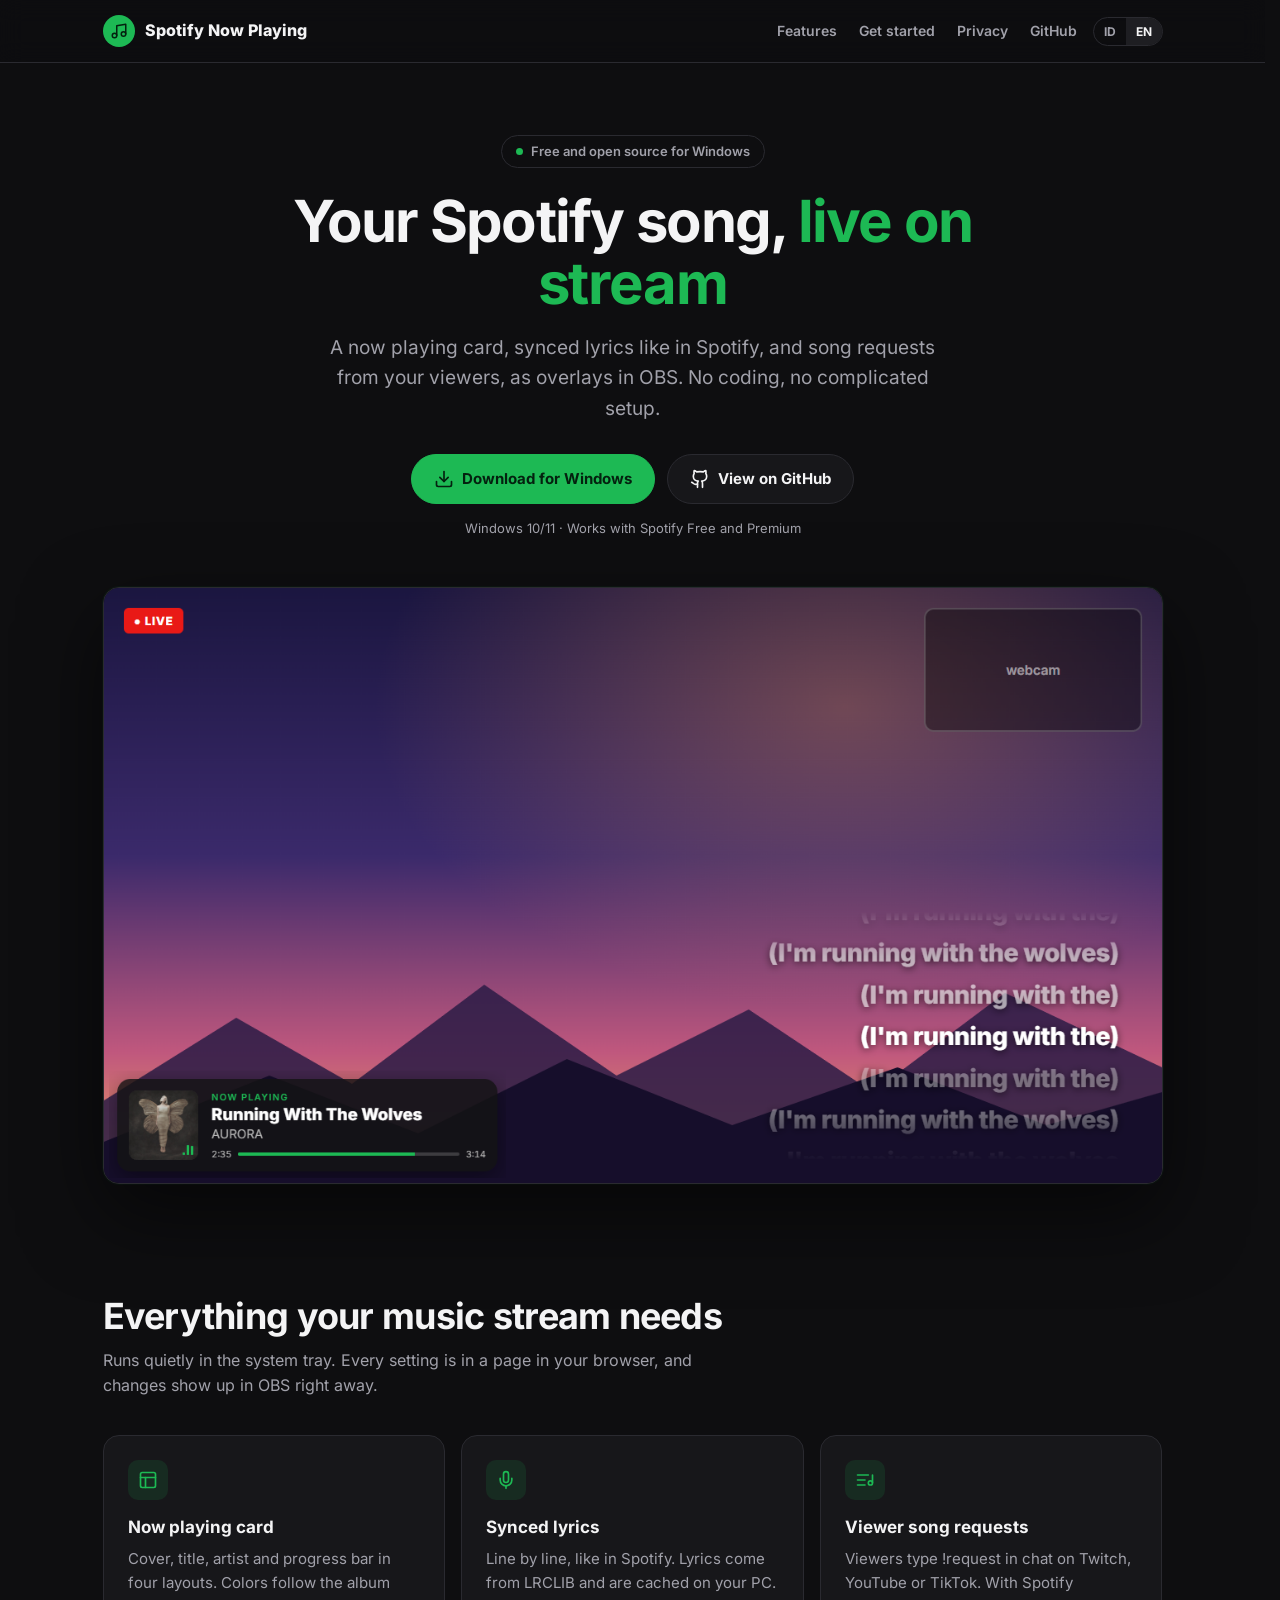
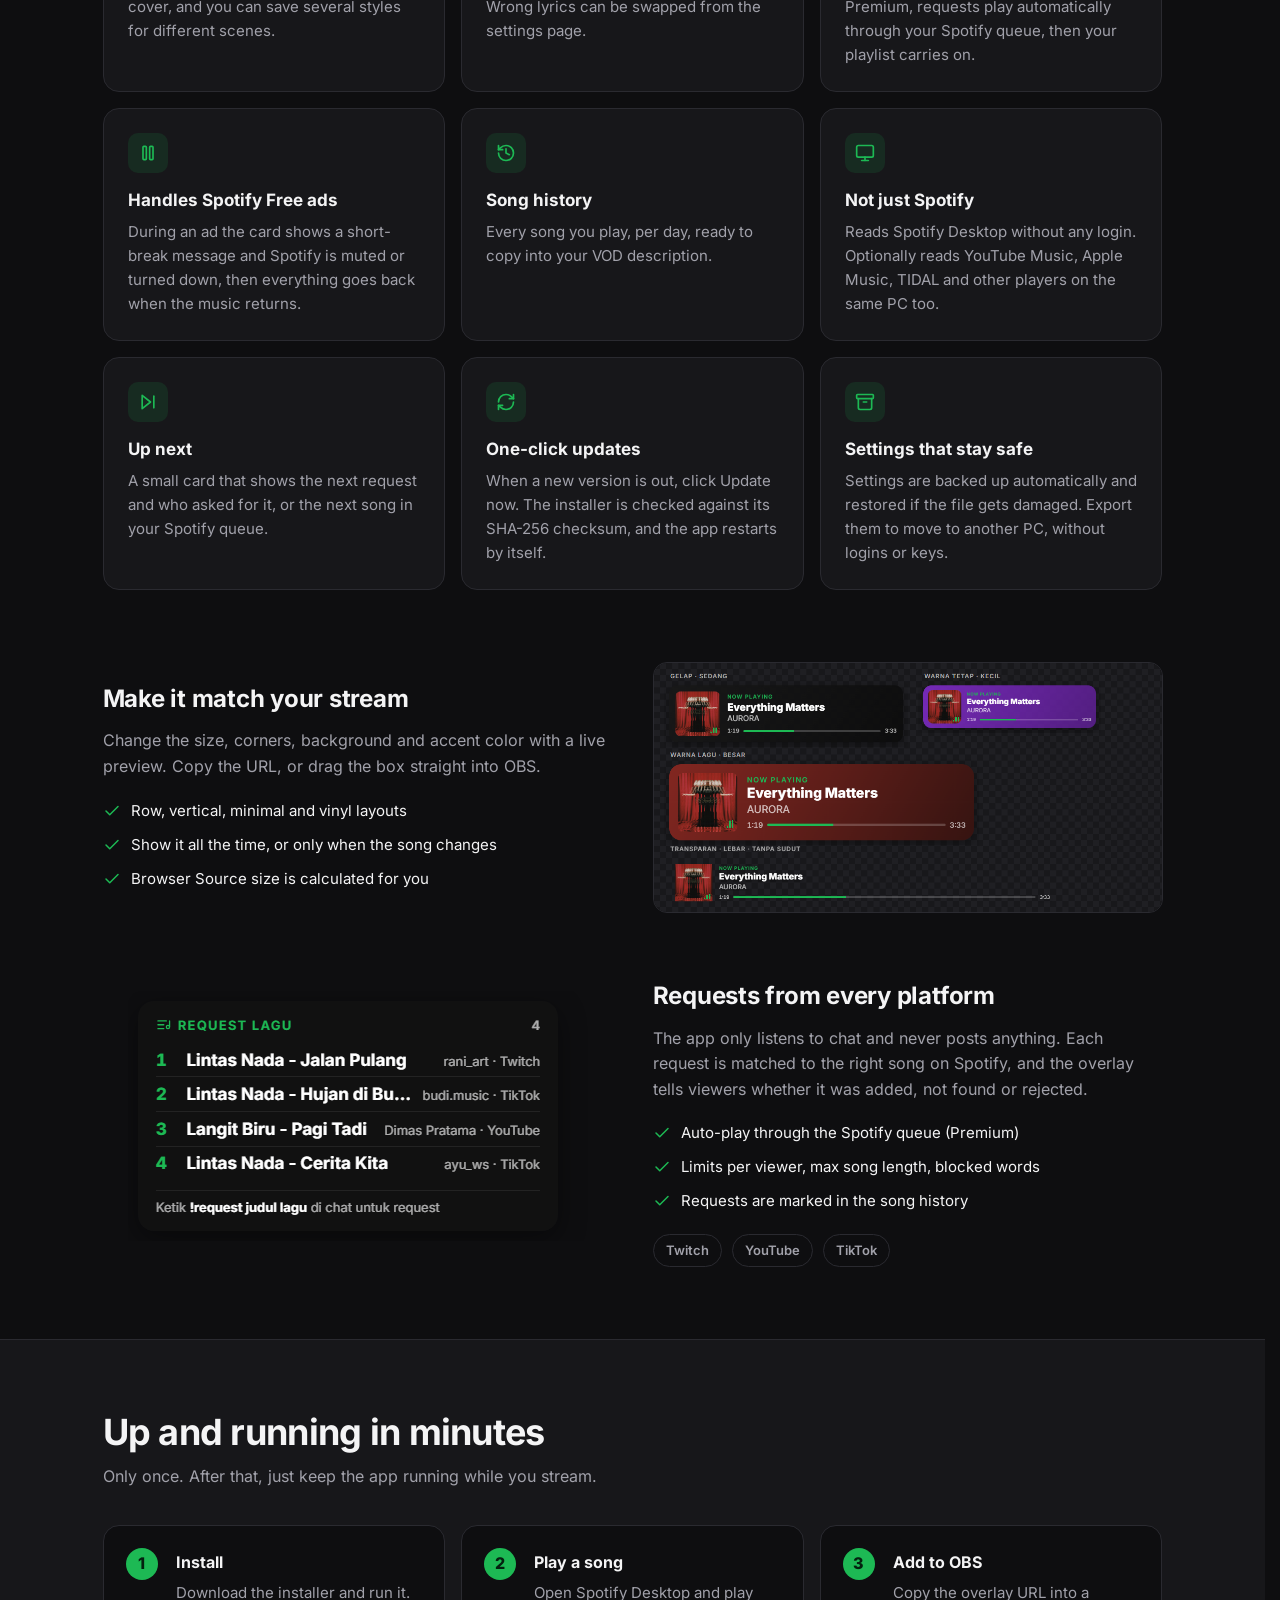
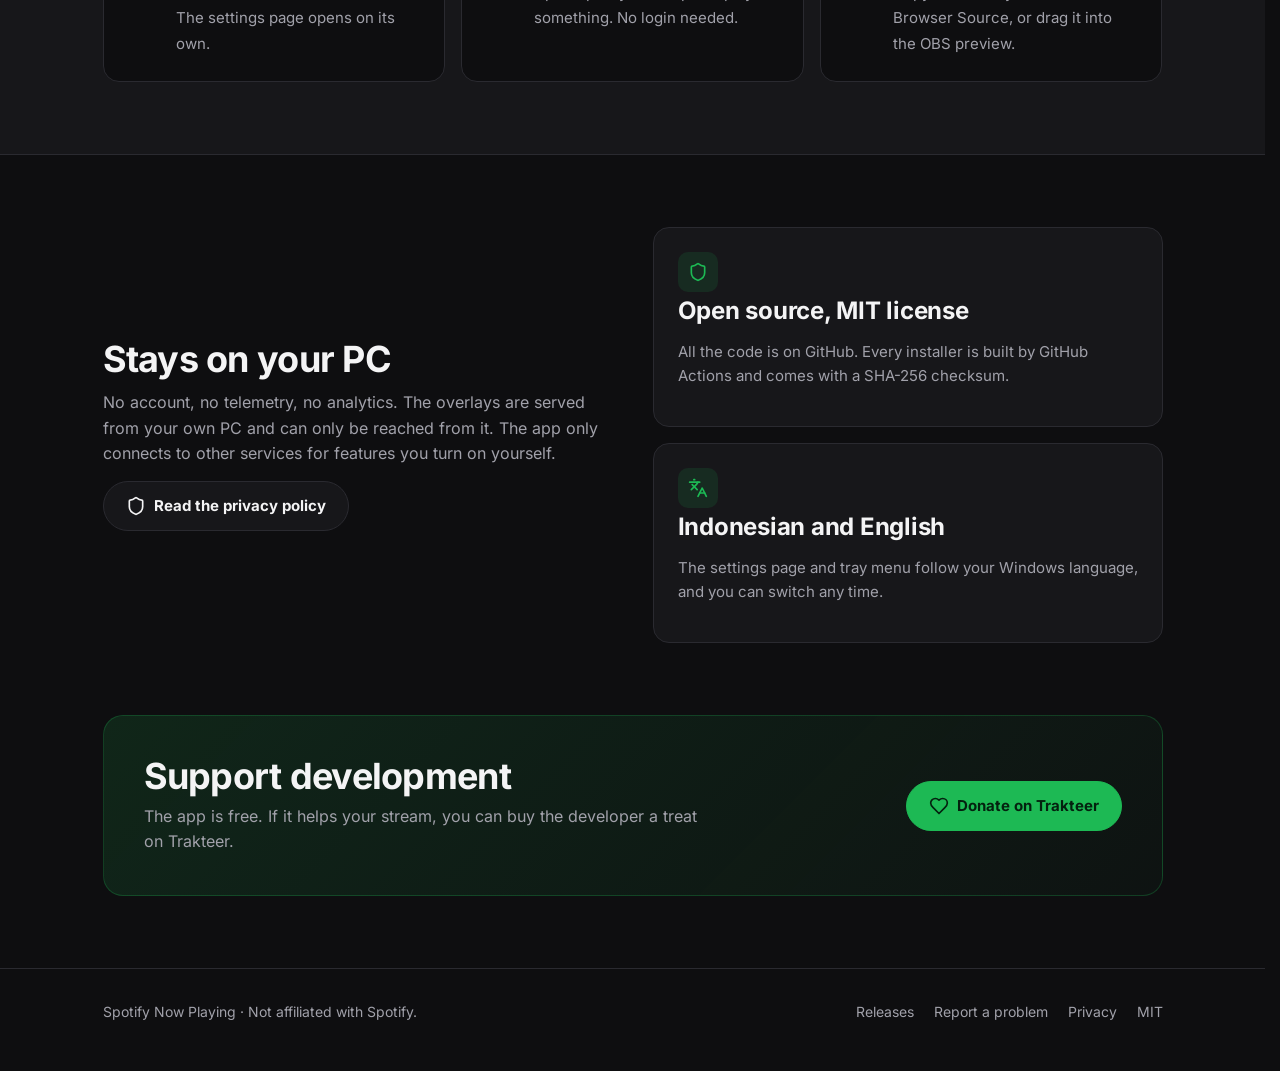
<file: docs/index.html>
<!doctype html>
<html lang="id">
<head>
<meta charset="utf-8">
<meta name="viewport" content="width=device-width, initial-scale=1">
<title>Spotify Now Playing for OBS</title>
<meta name="description" content="Overlay lagu Spotify yang sedang diputar, lirik tersinkron, dan request lagu dari penonton untuk OBS. Gratis dan open source untuk Windows.">
<meta property="og:title" content="Spotify Now Playing for OBS">
<meta property="og:description" content="Overlay now playing, lirik tersinkron, dan request lagu dari penonton untuk OBS. Gratis untuk Windows.">
<meta property="og:image" content="https://mohammadraflyy.github.io/spotify-now-playing/screenshots/hero.png">
<link rel="icon" href="assets/icon.ico">
<style>
  @font-face { font-family: Inter; font-weight: 100 900; font-display: swap; src: url(assets/inter-latin.woff2) format("woff2");
    unicode-range: U+0000-00FF, U+0131, U+0152-0153, U+02BB-02BC, U+02C6, U+02DA, U+02DC, U+2000-206F, U+20AC, U+2122, U+2191, U+2193, U+2212, U+2215, U+FEFF, U+FFFD; }
  @font-face { font-family: Inter; font-weight: 100 900; font-display: swap; src: url(assets/inter-latin-ext.woff2) format("woff2");
    unicode-range: U+0100-02BA, U+02BD-02C5, U+02C7-02CC, U+02CE-02D7, U+02DD-02FF, U+1E00-1E9F, U+2020, U+20A0-20AB, U+20AD-20C0, U+2113, U+2C60-2C7F, U+A720-A7FF; }

  :root {
    --bg: #0e0e10; --panel: #17171a; --panel2: #1e1e22; --line: #2a2a30;
    --fg: #f4f4f5; --muted: #a1a1aa; --accent: #1db954; --accent-fg: #04210f;
  }
  * { box-sizing: border-box; }
  html { scroll-behavior: smooth; scrollbar-gutter: stable; }
  body { margin: 0; background: var(--bg); color: var(--fg); font: 16px/1.6 Inter, "Segoe UI", system-ui, sans-serif; -webkit-font-smoothing: antialiased; }
  a { color: inherit; }
  img { max-width: 100%; height: auto; display: block; }
  .wrap { max-width: 1100px; margin: 0 auto; padding: 0 20px; }
  .i { width: 20px; height: 20px; stroke: currentColor; fill: none; stroke-width: 2; stroke-linecap: round; stroke-linejoin: round; flex: none; }

  /* ---------- header ---------- */
  header { position: sticky; top: 0; z-index: 10; background: rgba(14,14,16,.85); backdrop-filter: blur(12px); border-bottom: 1px solid var(--line); }
  header .wrap { display: flex; align-items: center; gap: 16px; height: 62px; }
  .brand { display: flex; align-items: center; gap: 10px; font-weight: 800; text-decoration: none; white-space: nowrap; }
  .logo { width: 32px; height: 32px; border-radius: 50%; background: var(--accent); color: var(--accent-fg); display: grid; place-items: center; }
  .logo .i { width: 18px; height: 18px; }
  header nav { display: flex; gap: 22px; margin-left: auto; font-size: 14px; font-weight: 600; color: var(--muted); }
  header nav a { text-decoration: none; }
  header nav a:hover { color: var(--fg); }
  .lang { display: flex; border: 1px solid var(--line); border-radius: 99px; overflow: hidden; }
  .lang button { background: none; border: 0; color: var(--muted); font: 700 12px Inter, sans-serif; padding: 6px 10px; cursor: pointer; }
  .lang button.on { background: var(--panel2); color: var(--fg); }

  /* ---------- tombol ---------- */
  .btn { display: inline-flex; align-items: center; gap: 8px; padding: 12px 22px; border-radius: 99px; font-weight: 700; font-size: 15px;
    text-decoration: none; border: 1px solid var(--line); background: var(--panel); transition: transform .15s, border-color .15s; }
  .btn:hover { border-color: var(--muted); transform: translateY(-1px); }
  .btn.primary { background: var(--accent); border-color: var(--accent); color: var(--accent-fg); }
  .btn.primary:hover { border-color: var(--accent); filter: brightness(1.08); }

  /* ---------- hero ---------- */
  .hero { padding-top: 72px; padding-bottom: 40px; text-align: center; }
  .eyebrow { display: inline-flex; align-items: center; gap: 8px; font-size: 13px; font-weight: 600; color: var(--muted);
    border: 1px solid var(--line); border-radius: 99px; padding: 5px 14px; margin-bottom: 22px; }
  .eyebrow .dot { width: 7px; height: 7px; border-radius: 50%; background: var(--accent); }
  h1 { font-size: clamp(34px, 6vw, 58px); line-height: 1.08; letter-spacing: -.03em; margin: 0 auto 18px; max-width: 820px; }
  h1 em { font-style: normal; color: var(--accent); }
  .lead { font-size: clamp(16px, 2.2vw, 19px); color: var(--muted); max-width: 640px; margin: 0 auto 30px; }
  .cta { display: flex; gap: 12px; justify-content: center; flex-wrap: wrap; }
  .meta { margin-top: 14px; font-size: 13px; color: var(--muted); }
  .shot { margin: 48px auto 0; border-radius: 16px; border: 1px solid var(--line); overflow: hidden; box-shadow: 0 30px 80px rgba(0,0,0,.55), 0 0 0 1px rgba(29,185,84,.06); }

  /* ---------- section ---------- */
  section { padding: 72px 0; }
  .sec-head { max-width: 640px; margin-bottom: 36px; }
  h2 { font-size: clamp(26px, 4vw, 36px); letter-spacing: -.02em; line-height: 1.15; margin: 0 0 10px; }
  .sec-head p { color: var(--muted); margin: 0; }

  .grid { display: grid; grid-template-columns: repeat(auto-fit, minmax(300px, 1fr)); gap: 16px; }
  .card { background: var(--panel); border: 1px solid var(--line); border-radius: 16px; padding: 24px; }
  .card h3 { font-size: 17px; margin: 14px 0 6px; }
  .card p { color: var(--muted); margin: 0; font-size: 15px; }
  .ic { width: 40px; height: 40px; border-radius: 10px; background: rgba(29,185,84,.12); color: var(--accent); display: grid; place-items: center; }

  .split { display: grid; grid-template-columns: 1fr 1fr; gap: 40px; align-items: center; }
  .split + .split { margin-top: 64px; }
  .split img { border-radius: 14px; border: 1px solid var(--line); }
  .split h3 { font-size: 24px; letter-spacing: -.01em; margin: 0 0 10px; }
  .split p { color: var(--muted); margin: 0 0 14px; }
  .ticks { list-style: none; padding: 0; margin: 0; }
  .ticks li { display: flex; gap: 10px; padding: 5px 0; font-size: 15px; }
  .ticks .i { color: var(--accent); margin-top: 3px; width: 18px; height: 18px; }

  .steps { counter-reset: s; display: grid; grid-template-columns: repeat(auto-fit, minmax(240px, 1fr)); gap: 16px; }
  .step { position: relative; background: var(--panel); border: 1px solid var(--line); border-radius: 16px; padding: 24px 24px 24px 72px; }
  .step::before { counter-increment: s; content: counter(s); position: absolute; left: 22px; top: 22px; width: 32px; height: 32px; border-radius: 50%;
    background: var(--accent); color: var(--accent-fg); font-weight: 800; display: grid; place-items: center; }
  .step b { display: block; margin-bottom: 4px; }
  .step span { color: var(--muted); font-size: 15px; }

  .platforms { display: flex; gap: 10px; flex-wrap: wrap; margin-top: 16px; }
  .chip { font-size: 13px; font-weight: 600; border: 1px solid var(--line); border-radius: 99px; padding: 5px 12px; color: var(--muted); }

  .band { background: linear-gradient(135deg, rgba(29,185,84,.14), rgba(29,185,84,.03)); border: 1px solid rgba(29,185,84,.25);
    border-radius: 20px; padding: 40px; display: flex; gap: 28px; align-items: center; justify-content: space-between; flex-wrap: wrap; }
  .band h2 { margin-bottom: 6px; }
  .band p { color: var(--muted); margin: 0; max-width: 560px; }

  code { font-family: ui-monospace, Consolas, monospace; font-size: .9em; background: var(--panel2); border: 1px solid var(--line); padding: 1px 6px; border-radius: 6px; }

  footer { border-top: 1px solid var(--line); padding: 32px 0 48px; color: var(--muted); font-size: 14px; }
  footer .wrap { display: flex; gap: 16px 28px; flex-wrap: wrap; justify-content: space-between; }
  footer nav { display: flex; gap: 20px; flex-wrap: wrap; }
  footer a { text-decoration: none; }
  footer a:hover { color: var(--fg); }

  @media (max-width: 820px) {
    header nav { display: none; }
    .lang { margin-left: auto; }
    .split { grid-template-columns: 1fr; gap: 20px; }
    .split.rev img { order: -1; }
    .hero { padding-top: 48px; }
    section { padding: 52px 0; }
    .band { padding: 28px; }
  }
  @media (prefers-reduced-motion: reduce) { html { scroll-behavior: auto; } .btn { transition: none; } }
</style>
</head>
<body>

<svg width="0" height="0" style="position:absolute" aria-hidden="true">
  <symbol id="i-music" viewBox="0 0 24 24"><path d="M9 18V5l12-2v13"/><circle cx="6" cy="18" r="3"/><circle cx="18" cy="16" r="3"/></symbol>
  <symbol id="i-download" viewBox="0 0 24 24"><path d="M21 15v4a2 2 0 0 1-2 2H5a2 2 0 0 1-2-2v-4"/><polyline points="7 10 12 15 17 10"/><line x1="12" x2="12" y1="15" y2="3"/></symbol>
  <symbol id="i-github" viewBox="0 0 24 24"><path d="M15 22v-4a4.8 4.8 0 0 0-1-3.5c3 0 6-2 6-5.5.08-1.25-.27-2.48-1-3.5.28-1.15.28-2.35 0-3.5 0 0-1 0-3 1.5-2.64-.5-5.36-.5-8 0C6 2 5 2 5 2c-.3 1.15-.3 2.35 0 3.5A5.403 5.403 0 0 0 4 9c0 3.5 3 5.5 6 5.5-.39.49-.68 1.05-.85 1.65-.17.6-.22 1.23-.15 1.85v4"/><path d="M9 18c-4.51 2-5-2-7-2"/></symbol>
  <symbol id="i-mic" viewBox="0 0 24 24"><path d="M12 2a3 3 0 0 0-3 3v7a3 3 0 0 0 6 0V5a3 3 0 0 0-3-3Z"/><path d="M19 10v2a7 7 0 0 1-14 0v-2"/><line x1="12" x2="12" y1="19" y2="22"/></symbol>
  <symbol id="i-list-music" viewBox="0 0 24 24"><path d="M21 15V6"/><path d="M18.5 18a2.5 2.5 0 1 0 0-5 2.5 2.5 0 0 0 0 5Z"/><path d="M12 12H3"/><path d="M16 6H3"/><path d="M12 18H3"/></symbol>
  <symbol id="i-pause" viewBox="0 0 24 24"><rect x="14" y="4" width="4" height="16" rx="1"/><rect x="6" y="4" width="4" height="16" rx="1"/></symbol>
  <symbol id="i-history" viewBox="0 0 24 24"><path d="M3 12a9 9 0 1 0 9-9 9.75 9.75 0 0 0-6.74 2.74L3 8"/><path d="M3 3v5h5"/><path d="M12 7v5l4 2"/></symbol>
  <symbol id="i-monitor" viewBox="0 0 24 24"><rect width="20" height="14" x="2" y="3" rx="2"/><line x1="8" x2="16" y1="21" y2="21"/><line x1="12" x2="12" y1="17" y2="21"/></symbol>
  <symbol id="i-shield" viewBox="0 0 24 24"><path d="M20 13c0 5-3.5 7.5-7.66 8.95a1 1 0 0 1-.67-.01C7.5 20.5 4 18 4 13V6a1 1 0 0 1 1-1c2 0 4.5-1.2 6.24-2.72a1.17 1.17 0 0 1 1.52 0C14.51 3.81 17 5 19 5a1 1 0 0 1 1 1z"/></symbol>
  <symbol id="i-layout" viewBox="0 0 24 24"><rect width="18" height="18" x="3" y="3" rx="2"/><path d="M3 9h18"/><path d="M9 21V9"/></symbol>
  <symbol id="i-check" viewBox="0 0 24 24"><path d="M20 6 9 17l-5-5"/></symbol>
  <symbol id="i-skip" viewBox="0 0 24 24"><polygon points="5 4 15 12 5 20 5 4"/><line x1="19" x2="19" y1="5" y2="19"/></symbol>
  <symbol id="i-refresh" viewBox="0 0 24 24"><path d="M3 12a9 9 0 0 1 9-9 9.75 9.75 0 0 1 6.74 2.74L21 8"/><path d="M21 3v5h-5"/><path d="M21 12a9 9 0 0 1-9 9 9.75 9.75 0 0 1-6.74-2.74L3 16"/><path d="M8 16H3v5"/></symbol>
  <symbol id="i-archive" viewBox="0 0 24 24"><rect width="20" height="5" x="2" y="3" rx="1"/><path d="M4 8v11a2 2 0 0 0 2 2h12a2 2 0 0 0 2-2V8"/><path d="M10 12h4"/></symbol>
  <symbol id="i-heart" viewBox="0 0 24 24"><path d="M19 14c1.49-1.46 3-3.21 3-5.5A5.5 5.5 0 0 0 16.5 3c-1.76 0-3 .5-4.5 2-1.5-1.5-2.74-2-4.5-2A5.5 5.5 0 0 0 2 8.5c0 2.3 1.5 4.05 3 5.5l7 7Z"/></symbol>
  <symbol id="i-languages" viewBox="0 0 24 24"><path d="m5 8 6 6"/><path d="m4 14 6-6 2-3"/><path d="M2 5h12"/><path d="M7 2h1"/><path d="m22 22-5-10-5 10"/><path d="M14 18h6"/></symbol>
</svg>

<header>
  <div class="wrap">
    <a class="brand" href="#top"><span class="logo"><svg class="i"><use href="#i-music"/></svg></span>Spotify Now Playing</a>
    <nav>
      <a href="#fitur" data-en="Features">Fitur</a>
      <a href="#cara" data-en="Get started">Cara pakai</a>
      <a href="#privasi" data-en="Privacy">Privasi</a>
      <a href="https://github.com/mohammadraflyy/spotify-now-playing">GitHub</a>
    </nav>
    <div class="lang" role="group" aria-label="Bahasa / Language">
      <button type="button" data-lang="id">ID</button><button type="button" data-lang="en">EN</button>
    </div>
  </div>
</header>

<main id="top">
  <div class="wrap hero">
    <span class="eyebrow"><span class="dot"></span><span data-en="Free and open source for Windows">Gratis dan open source untuk Windows</span></span>
    <h1 data-en-html="Your Spotify song, <em>live on stream</em>">Lagu Spotify kamu, <em>tampil di stream</em></h1>
    <p class="lead" data-en="A now playing card, synced lyrics like in Spotify, and song requests from your viewers, as overlays in OBS. No coding, no complicated setup.">Kartu lagu yang sedang diputar, lirik tersinkron seperti di Spotify, dan request lagu dari penonton, sebagai overlay di OBS. Tanpa coding, tanpa setup ribet.</p>
    <div class="cta">
      <a class="btn primary" id="dl" href="https://github.com/mohammadraflyy/spotify-now-playing/releases/latest"><svg class="i"><use href="#i-download"/></svg><span data-en="Download for Windows">Download untuk Windows</span></a>
      <a class="btn" href="https://github.com/mohammadraflyy/spotify-now-playing"><svg class="i"><use href="#i-github"/></svg><span data-en="View on GitHub">Lihat di GitHub</span></a>
    </div>
    <div class="meta" id="meta" data-en="Windows 10/11 · Works with Spotify Free and Premium">Windows 10/11 · Bisa dipakai dengan Spotify Free maupun Premium</div>
    <img class="shot" src="screenshots/hero.png" width="1280" height="720" alt="Scene OBS dengan overlay now playing dan lirik" data-en-alt="OBS scene with the now playing and lyrics overlays">
  </div>

  <!-- ======================= FITUR ======================= -->
  <section id="fitur">
    <div class="wrap">
      <div class="sec-head">
        <h2 data-en="Everything your music stream needs">Semua yang dibutuhkan stream musikmu</h2>
        <p data-en="Runs quietly in the system tray. Every setting is in a page in your browser, and changes show up in OBS right away.">Berjalan diam-diam di system tray. Semua pengaturan ada di halaman browser, dan perubahannya langsung terlihat di OBS.</p>
      </div>
      <div class="grid">
        <div class="card"><span class="ic"><svg class="i"><use href="#i-layout"/></svg></span>
          <h3 data-en="Now playing card">Kartu Now Playing</h3>
          <p data-en="Cover, title, artist and progress bar in four layouts. Colors follow the album cover, and you can save several styles for different scenes.">Cover, judul, artis, dan progress bar dalam empat layout. Warnanya bisa mengikuti cover album, dan bisa simpan beberapa gaya untuk scene berbeda.</p></div>
        <div class="card"><span class="ic"><svg class="i"><use href="#i-mic"/></svg></span>
          <h3 data-en="Synced lyrics">Lirik tersinkron</h3>
          <p data-en="Line by line, like in Spotify. Lyrics come from LRCLIB and are cached on your PC. Wrong lyrics can be swapped from the settings page.">Baris per baris seperti di Spotify. Liriknya dari LRCLIB dan tersimpan di PC. Lirik yang salah bisa diganti dari halaman pengaturan.</p></div>
        <div class="card"><span class="ic"><svg class="i"><use href="#i-list-music"/></svg></span>
          <h3 data-en="Viewer song requests">Request lagu dari penonton</h3>
          <p data-en="Viewers type !request in chat on Twitch, YouTube or TikTok. With Spotify Premium, requests play automatically through your Spotify queue, then your playlist carries on.">Penonton mengetik !request di chat Twitch, YouTube, atau TikTok. Dengan Spotify Premium, request diputar otomatis lewat antrian Spotify, lalu playlist kamu lanjut lagi.</p></div>
        <div class="card"><span class="ic"><svg class="i"><use href="#i-pause"/></svg></span>
          <h3 data-en="Handles Spotify Free ads">Aman saat iklan Spotify Free</h3>
          <p data-en="During an ad the card shows a short-break message and Spotify is muted or turned down, then everything goes back when the music returns.">Saat iklan, kartu menampilkan pesan jeda dan suara Spotify dibisukan atau dikecilkan, lalu kembali normal saat lagu diputar lagi.</p></div>
        <div class="card"><span class="ic"><svg class="i"><use href="#i-history"/></svg></span>
          <h3 data-en="Song history">Riwayat lagu</h3>
          <p data-en="Every song you play, per day, ready to copy into your VOD description.">Setiap lagu yang kamu putar, per hari, siap disalin ke deskripsi VOD.</p></div>
        <div class="card"><span class="ic"><svg class="i"><use href="#i-monitor"/></svg></span>
          <h3 data-en="Not just Spotify">Bukan cuma Spotify</h3>
          <p data-en="Reads Spotify Desktop without any login. Optionally reads YouTube Music, Apple Music, TIDAL and other players on the same PC too.">Membaca Spotify Desktop tanpa login. Opsional, bisa juga membaca YouTube Music, Apple Music, TIDAL, dan player lain di PC yang sama.</p></div>
        <div class="card"><span class="ic"><svg class="i"><use href="#i-skip"/></svg></span>
          <h3 data-en="Up next">Lagu selanjutnya</h3>
          <p data-en="A small card that shows the next request and who asked for it, or the next song in your Spotify queue.">Kartu kecil yang menampilkan request berikutnya beserta nama penontonnya, atau lagu berikutnya di antrian Spotify.</p></div>
        <div class="card"><span class="ic"><svg class="i"><use href="#i-refresh"/></svg></span>
          <h3 data-en="One-click updates">Update sekali klik</h3>
          <p data-en="When a new version is out, click Update now. The installer is checked against its SHA-256 checksum, and the app restarts by itself.">Kalau ada versi baru, klik Update sekarang. Installer dicocokkan dengan checksum SHA-256-nya, lalu aplikasi terbuka lagi sendiri.</p></div>
        <div class="card"><span class="ic"><svg class="i"><use href="#i-archive"/></svg></span>
          <h3 data-en="Settings that stay safe">Pengaturan aman</h3>
          <p data-en="Settings are backed up automatically and restored if the file gets damaged. Export them to move to another PC, without logins or keys.">Pengaturan dicadangkan otomatis dan dipulihkan kalau file-nya rusak. Bisa diekspor untuk dipindah ke PC lain, tanpa login atau key.</p></div>
      </div>
    </div>
  </section>

  <section style="padding-top:0">
    <div class="wrap">
      <div class="split">
        <div>
          <h3 data-en="Make it match your stream">Sesuaikan dengan gaya stream-mu</h3>
          <p data-en="Change the size, corners, background and accent color with a live preview. Copy the URL, or drag the box straight into OBS.">Atur ukuran, sudut, latar, dan warna aksen dengan preview langsung. Salin URL-nya, atau seret kotaknya langsung ke OBS.</p>
          <ul class="ticks">
            <li><svg class="i"><use href="#i-check"/></svg><span data-en="Row, vertical, minimal and vinyl layouts">Layout baris, vertikal, minimal, dan vinyl</span></li>
            <li><svg class="i"><use href="#i-check"/></svg><span data-en="Show it all the time, or only when the song changes">Tampil terus, atau hanya saat ganti lagu</span></li>
            <li><svg class="i"><use href="#i-check"/></svg><span data-en="Browser Source size is calculated for you">Ukuran Browser Source dihitung otomatis</span></li>
          </ul>
        </div>
        <img src="screenshots/card-variants.png" width="1000" height="490" loading="lazy" alt="Pilihan layout kartu now playing" data-en-alt="Now playing card layouts">
      </div>
      <div class="split rev">
        <img src="screenshots/requests.png" width="460" height="262" loading="lazy" alt="Overlay antrian request lagu" data-en-alt="Song request queue overlay" style="max-width:460px;justify-self:center;border:0">
        <div>
          <h3 data-en="Requests from every platform">Request dari semua platform</h3>
          <p data-en="The app only listens to chat and never posts anything. Each request is matched to the right song on Spotify, and the overlay tells viewers whether it was added, not found or rejected.">Aplikasi hanya mendengarkan chat dan tidak pernah mengirim apa pun. Setiap request dicocokkan dengan lagu yang benar di Spotify, dan overlay memberi tahu penonton apakah request-nya masuk, tidak ketemu, atau ditolak.</p>
          <ul class="ticks">
            <li><svg class="i"><use href="#i-check"/></svg><span data-en="Auto-play through the Spotify queue (Premium)">Putar otomatis lewat antrian Spotify (Premium)</span></li>
            <li><svg class="i"><use href="#i-check"/></svg><span data-en="Limits per viewer, max song length, blocked words">Batas per penonton, durasi maksimal, blokir kata</span></li>
            <li><svg class="i"><use href="#i-check"/></svg><span data-en="Requests are marked in the song history">Request ditandai di riwayat lagu</span></li>
          </ul>
          <div class="platforms"><span class="chip">Twitch</span><span class="chip">YouTube</span><span class="chip">TikTok</span></div>
        </div>
      </div>
    </div>
  </section>

  <!-- ======================= CARA PAKAI ======================= -->
  <section id="cara" style="background:var(--panel);border-block:1px solid var(--line)">
    <div class="wrap">
      <div class="sec-head">
        <h2 data-en="Up and running in minutes">Siap dipakai dalam beberapa menit</h2>
        <p data-en="Only once. After that, just keep the app running while you stream.">Cukup sekali. Setelah itu tinggal biarkan aplikasinya berjalan saat streaming.</p>
      </div>
      <div class="steps">
        <div class="step" style="background:var(--bg)"><b data-en="Install">Install</b><span data-en="Download the installer and run it. The settings page opens on its own.">Download installer-nya lalu jalankan. Halaman pengaturan terbuka sendiri.</span></div>
        <div class="step" style="background:var(--bg)"><b data-en="Play a song">Putar lagu</b><span data-en="Open Spotify Desktop and play something. No login needed.">Buka Spotify Desktop dan putar lagu. Tidak perlu login.</span></div>
        <div class="step" style="background:var(--bg)"><b data-en="Add to OBS">Tambahkan ke OBS</b><span data-en="Copy the overlay URL into a Browser Source, or drag it into the OBS preview.">Salin URL overlay ke Browser Source, atau seret ke preview OBS.</span></div>
      </div>
    </div>
  </section>

  <!-- ======================= PRIVASI ======================= -->
  <section id="privasi">
    <div class="wrap">
      <div class="split">
        <div>
          <h2 data-en="Stays on your PC">Tetap di PC kamu</h2>
          <p data-en="No account, no telemetry, no analytics. The overlays are served from your own PC and can only be reached from it. The app only connects to other services for features you turn on yourself.">Tanpa akun, tanpa telemetri, tanpa analitik. Overlay dilayani dari PC-mu sendiri dan hanya bisa diakses dari PC itu. Aplikasi hanya terhubung ke layanan lain untuk fitur yang kamu nyalakan sendiri.</p>
          <a class="btn" href="https://github.com/mohammadraflyy/spotify-now-playing/blob/main/docs/PRIVACY.md"><svg class="i"><use href="#i-shield"/></svg><span data-en="Read the privacy policy">Baca kebijakan privasi</span></a>
        </div>
        <div class="grid" style="grid-template-columns:1fr">
          <div class="card"><span class="ic"><svg class="i"><use href="#i-shield"/></svg></span>
            <h3 data-en="Open source, MIT license">Open source, lisensi MIT</h3>
            <p data-en="All the code is on GitHub. Every installer is built by GitHub Actions and comes with a SHA-256 checksum.">Semua kodenya ada di GitHub. Setiap installer di-build oleh GitHub Actions dan disertai checksum SHA-256.</p></div>
          <div class="card"><span class="ic"><svg class="i"><use href="#i-languages"/></svg></span>
            <h3 data-en="Indonesian and English">Bahasa Indonesia dan Inggris</h3>
            <p data-en="The settings page and tray menu follow your Windows language, and you can switch any time.">Halaman pengaturan dan menu tray mengikuti bahasa Windows, dan bisa diganti kapan saja.</p></div>
        </div>
      </div>
    </div>
  </section>

  <section style="padding-top:0">
    <div class="wrap">
      <div class="band">
        <div>
          <h2 data-en="Support development">Dukung pengembangan</h2>
          <p data-en="The app is free. If it helps your stream, you can buy the developer a treat on Trakteer.">Aplikasi ini gratis. Kalau membantu stream-mu, kamu bisa mentraktir developernya lewat Trakteer.</p>
        </div>
        <a class="btn primary" href="https://trakteer.id/mohammadrafly/gift"><svg class="i"><use href="#i-heart"/></svg><span data-en="Donate on Trakteer">Donasi di Trakteer</span></a>
      </div>
    </div>
  </section>
</main>

<footer>
  <div class="wrap">
    <span>Spotify Now Playing · <span data-en="Not affiliated with Spotify.">Tidak berafiliasi dengan Spotify.</span></span>
    <nav>
      <a href="https://github.com/mohammadraflyy/spotify-now-playing/releases" data-en="Releases">Rilis</a>
      <a href="https://github.com/mohammadraflyy/spotify-now-playing/issues" data-en="Report a problem">Laporkan masalah</a>
      <a href="https://github.com/mohammadraflyy/spotify-now-playing/blob/main/docs/PRIVACY.md" data-en="Privacy">Privasi</a>
      <a href="https://github.com/mohammadraflyy/spotify-now-playing/blob/main/LICENSE">MIT</a>
    </nav>
  </div>
</footer>

<script>
  // Bahasa: teks Indonesia ada di HTML, terjemahan Inggris di atribut data-en / data-en-html / data-en-alt
  const nodes = [...document.querySelectorAll("[data-en], [data-en-html], [data-en-alt]")];
  nodes.forEach(el => {
    el.dataset.idText = el.textContent;
    el.dataset.idHtml = el.innerHTML;
    if (el.alt) el.dataset.idAlt = el.alt;
  });
  let release = null;

  function setLang(lang) {
    document.documentElement.lang = lang;
    nodes.forEach(el => {
      if (el.dataset.enHtml !== undefined) el.innerHTML = lang === "en" ? el.dataset.enHtml : el.dataset.idHtml;
      else if (el.dataset.en !== undefined) el.textContent = lang === "en" ? el.dataset.en : el.dataset.idText;
      if (el.dataset.enAlt !== undefined) el.alt = lang === "en" ? el.dataset.enAlt : el.dataset.idAlt;
    });
    document.querySelectorAll(".lang button").forEach(b => b.classList.toggle("on", b.dataset.lang === lang));
    showRelease(lang);
    try { localStorage.setItem("lang", lang); } catch {}
  }

  function showRelease(lang) {
    if (!release) return;
    const size = release.size ? ` · ${(release.size / 1048576).toFixed(0)} MB` : "";
    document.getElementById("meta").textContent = (lang === "en"
      ? `Version ${release.version} for Windows 10/11${size} · Works with Spotify Free and Premium`
      : `Versi ${release.version} untuk Windows 10/11${size} · Bisa dipakai dengan Spotify Free maupun Premium`);
  }

  let saved = null;
  try { saved = localStorage.getItem("lang"); } catch {}
  const lang = saved || ((navigator.language || "").toLowerCase().startsWith("id") ? "id" : "en");
  document.querySelectorAll(".lang button").forEach(b => b.onclick = () => setLang(b.dataset.lang));
  setLang(lang);

  // tombol download langsung ke installer versi terbaru (kalau GitHub API bisa diakses)
  fetch("https://api.github.com/repos/mohammadraflyy/spotify-now-playing/releases/latest")
    .then(r => r.ok ? r.json() : Promise.reject())
    .then(r => {
      const exe = (r.assets || []).find(a => a.name.endsWith(".exe"));
      if (!exe) return;
      document.getElementById("dl").href = exe.browser_download_url;
      release = { version: r.tag_name.replace(/^v/, ""), size: exe.size };
      showRelease(document.documentElement.lang);
    })
    .catch(() => {});
</script>
</body>
</html>
</file>
